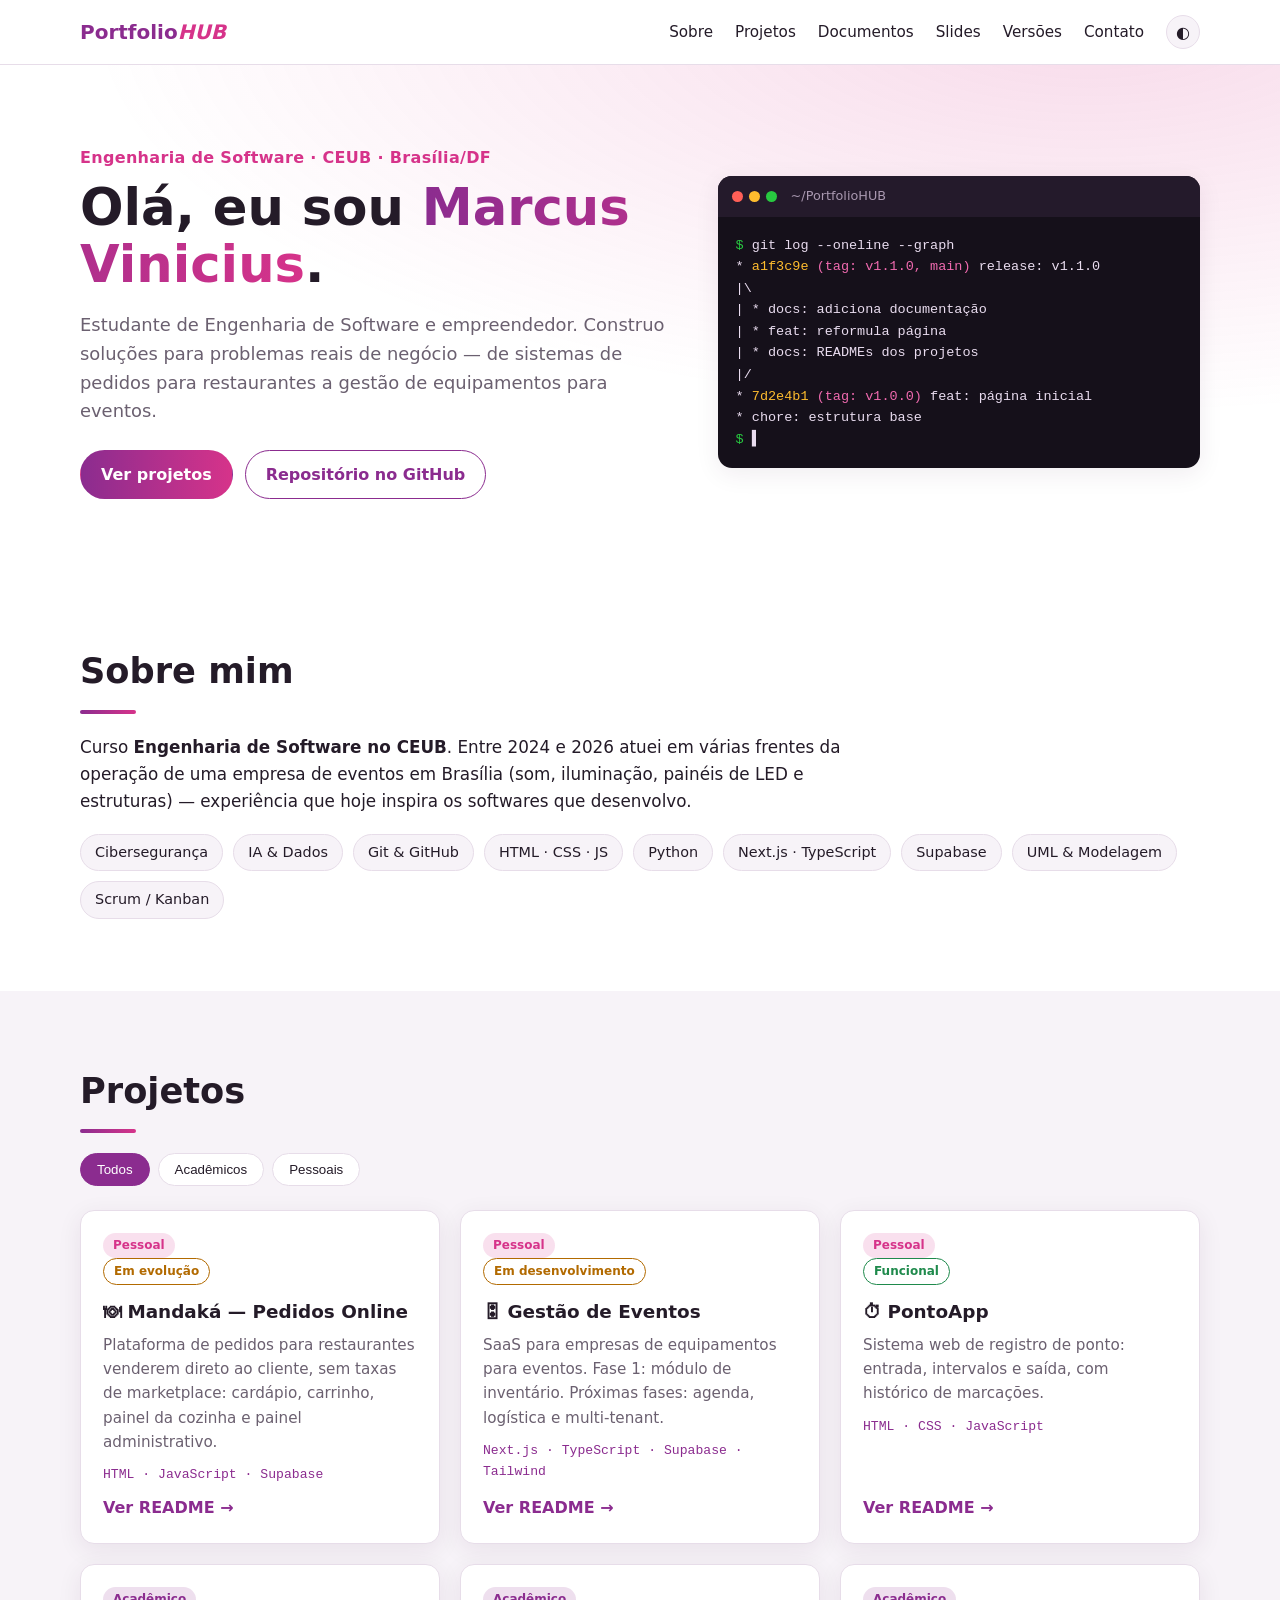
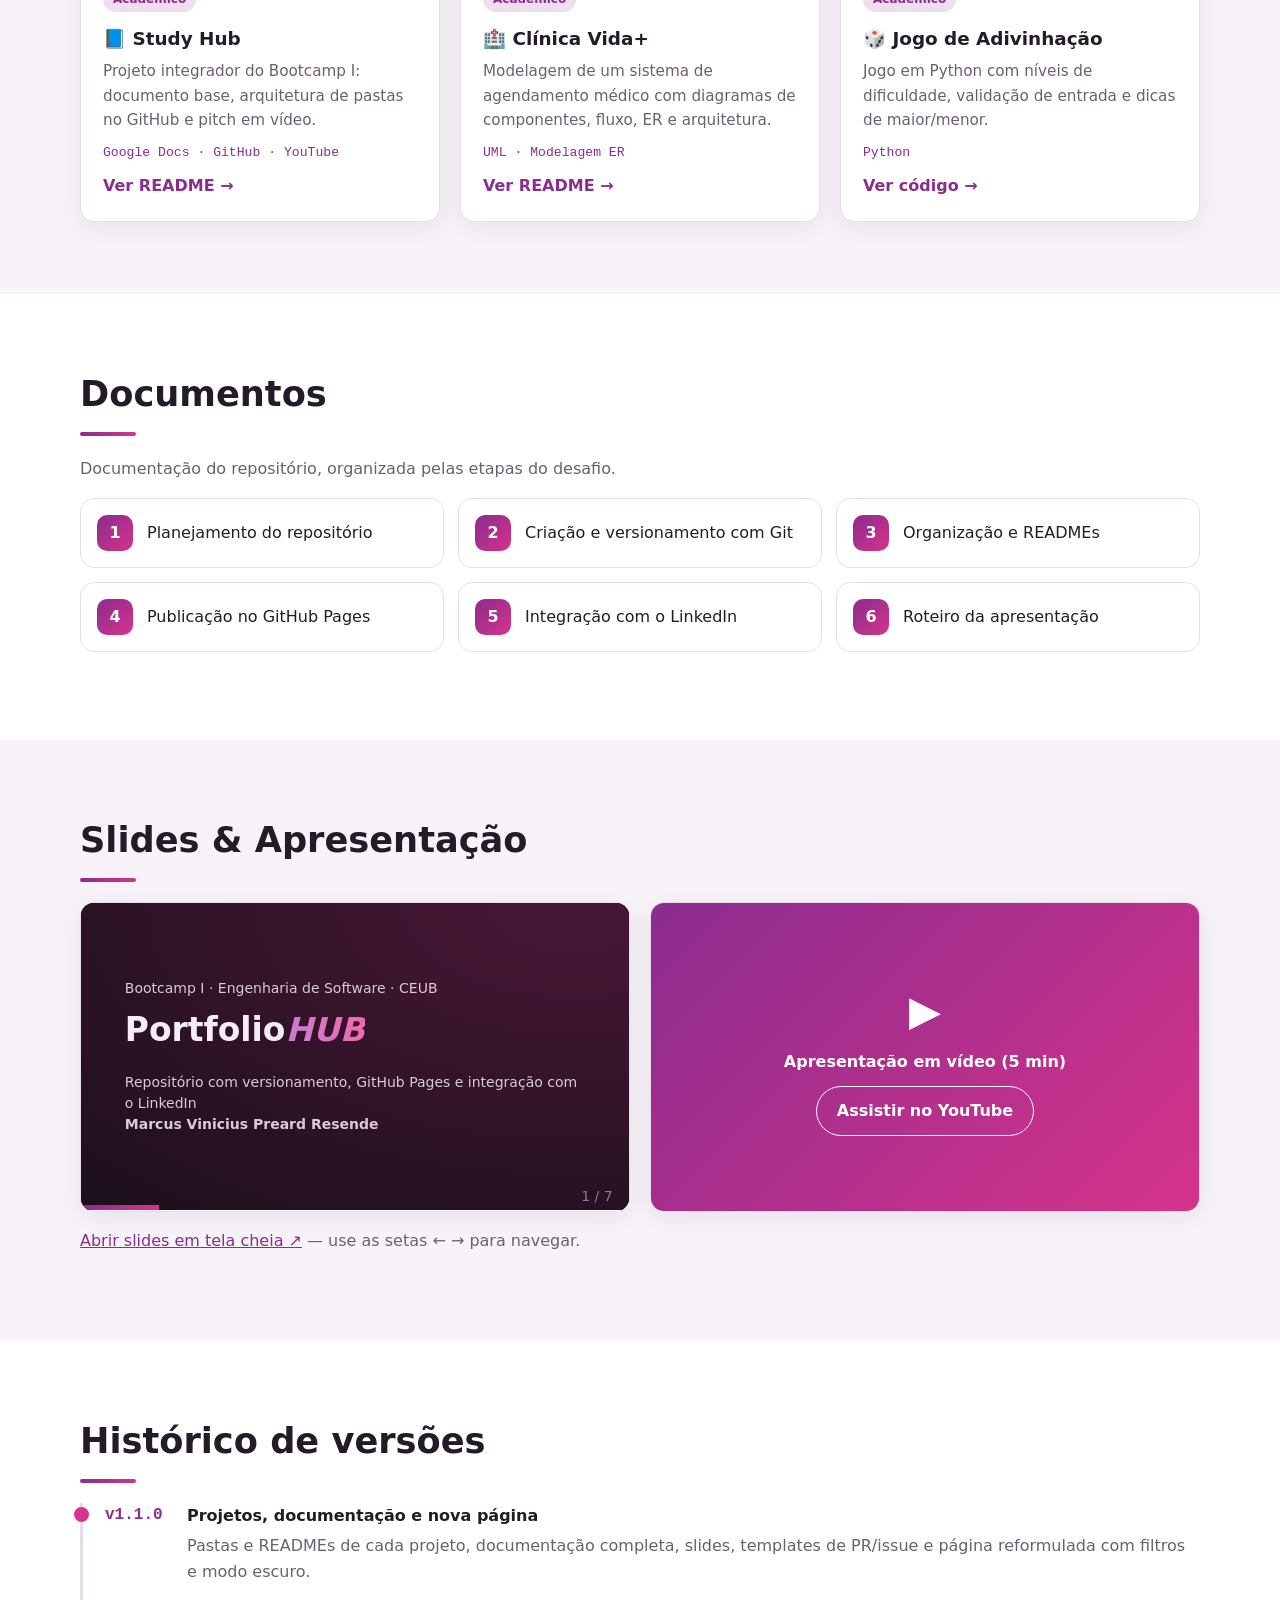
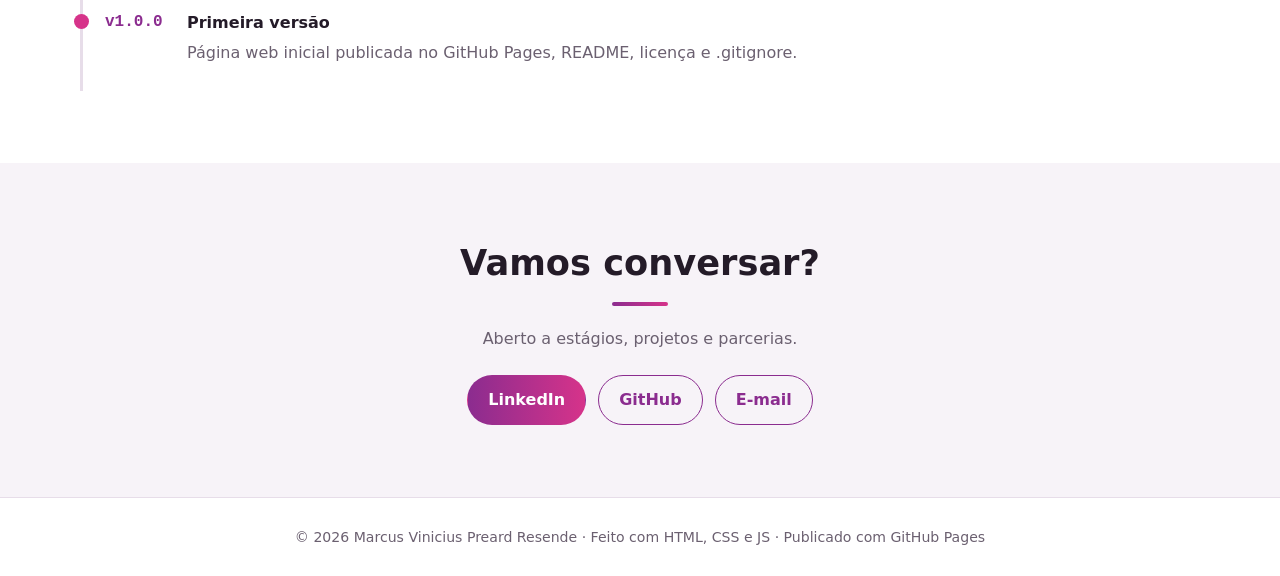
<file: index.html>
<!DOCTYPE html>
<html lang="pt-BR">
<head>
  <meta charset="UTF-8">
  <meta name="viewport" content="width=device-width, initial-scale=1.0">
  <title>PortfolioHUB | Marcus Vinicius</title>
  <meta name="description" content="Portfólio de Marcus Vinicius Preard Resende — estudante de Engenharia de Software (CEUB): projetos acadêmicos e pessoais.">
  <meta property="og:title" content="PortfolioHUB | Marcus Vinicius">
  <meta property="og:description" content="Projetos acadêmicos e pessoais versionados com Git e publicados no GitHub Pages.">
  <meta property="og:type" content="website">
  <link rel="icon" href="data:image/svg+xml,<svg xmlns='http://www.w3.org/2000/svg' viewBox='0 0 100 100'><rect width='100' height='100' rx='22' fill='%238b2c8f'/><text x='50' y='66' font-size='52' font-family='Arial' font-weight='700' fill='white' text-anchor='middle'>M</text></svg>">
  <link rel="stylesheet" href="assets/css/style.css">
</head>
<body>
  <a class="skip" href="#conteudo">Pular para o conteúdo</a>

  <header class="topbar">
    <nav class="nav container" aria-label="Navegação principal">
      <a href="#inicio" class="logo">Portfolio<em>HUB</em></a>
      <button class="menu-btn" aria-expanded="false" aria-controls="menu" aria-label="Abrir menu">☰</button>
      <ul id="menu" class="menu">
        <li><a href="#sobre">Sobre</a></li>
        <li><a href="#projetos">Projetos</a></li>
        <li><a href="#documentos">Documentos</a></li>
        <li><a href="#slides">Slides</a></li>
        <li><a href="#versoes">Versões</a></li>
        <li><a href="#contato">Contato</a></li>
        <li><button id="tema" class="tema" aria-label="Alternar tema claro/escuro">◐</button></li>
      </ul>
    </nav>
  </header>

  <main id="conteudo">
    <!-- HERO -->
    <section id="inicio" class="hero">
      <div class="container hero-grid">
        <div>
          <p class="eyebrow">Engenharia de Software · CEUB · Brasília/DF</p>
          <h1>Olá, eu sou <span class="grad">Marcus Vinicius</span>.</h1>
          <p class="lead">Estudante de Engenharia de Software e empreendedor. Construo soluções para problemas reais de negócio — de sistemas de pedidos para restaurantes a gestão de equipamentos para eventos.</p>
          <div class="cta">
            <a class="btn primary" href="#projetos">Ver projetos</a>
            <a class="btn" href="https://github.com/sckut/PortfolioHUB" target="_blank" rel="noopener">Repositório no GitHub</a>
          </div>
        </div>
        <div class="terminal" aria-label="Exemplo de histórico do Git">
          <div class="term-bar"><i></i><i></i><i></i><span>~/PortfolioHUB</span></div>
<pre><code><span class="c">$</span> git log --oneline --graph
* <b>a1f3c9e</b> <span class="t">(tag: v1.1.0, main)</span> release: v1.1.0
|\
| * docs: adiciona documentação
| * feat: reformula página
| * docs: READMEs dos projetos
|/
* <b>7d2e4b1</b> <span class="t">(tag: v1.0.0)</span> feat: página inicial
* chore: estrutura base
<span class="c">$</span> <span class="cursor">▍</span></code></pre>
        </div>
      </div>
    </section>

    <!-- SOBRE -->
    <section id="sobre" class="section">
      <div class="container">
        <h2>Sobre mim</h2>
        <div class="about">
          <p>Curso <strong>Engenharia de Software no CEUB</strong>. Entre 2024 e 2026 atuei em várias frentes da operação de uma empresa de eventos em Brasília (som, iluminação, painéis de LED e estruturas) — experiência que hoje inspira os softwares que desenvolvo.</p>
          <ul class="chips" aria-label="Interesses e habilidades">
            <li>Cibersegurança</li><li>IA &amp; Dados</li><li>Git &amp; GitHub</li><li>HTML · CSS · JS</li><li>Python</li><li>Next.js · TypeScript</li><li>Supabase</li><li>UML &amp; Modelagem</li><li>Scrum / Kanban</li>
          </ul>
        </div>
      </div>
    </section>

    <!-- PROJETOS -->
    <section id="projetos" class="section alt">
      <div class="container">
        <h2>Projetos</h2>
        <div class="filters" role="group" aria-label="Filtrar projetos">
          <button class="filter active" data-f="todos">Todos</button>
          <button class="filter" data-f="academico">Acadêmicos</button>
          <button class="filter" data-f="pessoal">Pessoais</button>
        </div>
        <div class="grid">
          <article class="card" data-cat="pessoal">
            <span class="tag pessoal">Pessoal</span><span class="status s-dev">Em evolução</span>
            <h3>🍽 Mandaká — Pedidos Online</h3>
            <p>Plataforma de pedidos para restaurantes venderem direto ao cliente, sem taxas de marketplace: cardápio, carrinho, painel da cozinha e painel administrativo.</p>
            <p class="stack">HTML · JavaScript · Supabase</p>
            <a href="https://github.com/sckut/PortfolioHUB/tree/main/projetos-pessoais/mandaka-pedidos" target="_blank" rel="noopener">Ver README →</a>
          </article>
          <article class="card" data-cat="pessoal">
            <span class="tag pessoal">Pessoal</span><span class="status s-dev">Em desenvolvimento</span>
            <h3>🎛 Gestão de Eventos</h3>
            <p>SaaS para empresas de equipamentos para eventos. Fase 1: módulo de inventário. Próximas fases: agenda, logística e multi-tenant.</p>
            <p class="stack">Next.js · TypeScript · Supabase · Tailwind</p>
            <a href="https://github.com/sckut/PortfolioHUB/tree/main/projetos-pessoais/gestao-eventos" target="_blank" rel="noopener">Ver README →</a>
          </article>
          <article class="card" data-cat="pessoal">
            <span class="tag pessoal">Pessoal</span><span class="status s-ok">Funcional</span>
            <h3>⏱ PontoApp</h3>
            <p>Sistema web de registro de ponto: entrada, intervalos e saída, com histórico de marcações.</p>
            <p class="stack">HTML · CSS · JavaScript</p>
            <a href="https://github.com/sckut/PortfolioHUB/tree/main/projetos-pessoais/pontoapp" target="_blank" rel="noopener">Ver README →</a>
          </article>
          <article class="card" data-cat="academico">
            <span class="tag academico">Acadêmico</span>
            <h3>📘 Study Hub</h3>
            <p>Projeto integrador do Bootcamp I: documento base, arquitetura de pastas no GitHub e pitch em vídeo.</p>
            <p class="stack">Google Docs · GitHub · YouTube</p>
            <a href="https://github.com/sckut/PortfolioHUB/tree/main/projetos-academicos/study-hub" target="_blank" rel="noopener">Ver README →</a>
          </article>
          <article class="card" data-cat="academico">
            <span class="tag academico">Acadêmico</span>
            <h3>🏥 Clínica Vida+</h3>
            <p>Modelagem de um sistema de agendamento médico com diagramas de componentes, fluxo, ER e arquitetura.</p>
            <p class="stack">UML · Modelagem ER</p>
            <a href="https://github.com/sckut/PortfolioHUB/tree/main/projetos-academicos/clinica-vida-plus" target="_blank" rel="noopener">Ver README →</a>
          </article>
          <article class="card" data-cat="academico">
            <span class="tag academico">Acadêmico</span>
            <h3>🎲 Jogo de Adivinhação</h3>
            <p>Jogo em Python com níveis de dificuldade, validação de entrada e dicas de maior/menor.</p>
            <p class="stack">Python</p>
            <a href="https://github.com/sckut/PortfolioHUB/tree/main/projetos-academicos/jogo-adivinhacao-python" target="_blank" rel="noopener">Ver código →</a>
          </article>
        </div>
      </div>
    </section>

    <!-- DOCUMENTOS -->
    <section id="documentos" class="section">
      <div class="container">
        <h2>Documentos</h2>
        <p class="sub">Documentação do repositório, organizada pelas etapas do desafio.</p>
        <ol class="docs">
          <li><a href="https://github.com/sckut/PortfolioHUB/blob/main/documentacao/planejamento-repositorio.md" target="_blank" rel="noopener"><b>1</b><span>Planejamento do repositório</span></a></li>
          <li><a href="https://github.com/sckut/PortfolioHUB/blob/main/documentacao/guia-versionamento-git.md" target="_blank" rel="noopener"><b>2</b><span>Criação e versionamento com Git</span></a></li>
          <li><a href="https://github.com/sckut/PortfolioHUB/blob/main/README.md" target="_blank" rel="noopener"><b>3</b><span>Organização e READMEs</span></a></li>
          <li><a href="https://github.com/sckut/PortfolioHUB/blob/main/documentacao/github-pages.md" target="_blank" rel="noopener"><b>4</b><span>Publicação no GitHub Pages</span></a></li>
          <li><a href="https://github.com/sckut/PortfolioHUB/blob/main/documentacao/integracao-linkedin.md" target="_blank" rel="noopener"><b>5</b><span>Integração com o LinkedIn</span></a></li>
          <li><a href="https://github.com/sckut/PortfolioHUB/blob/main/documentacao/roteiro-apresentacao.md" target="_blank" rel="noopener"><b>6</b><span>Roteiro da apresentação</span></a></li>
        </ol>
      </div>
    </section>

    <!-- SLIDES + VIDEO -->
    <section id="slides" class="section alt">
      <div class="container">
        <h2>Slides &amp; Apresentação</h2>
        <div class="media">
          <div class="frame">
            <iframe src="apresentacoes/slides.html" title="Slides da apresentação do PortfolioHUB"></iframe>
          </div>
          <div class="frame video" id="video" data-youtube="ID-DO-VIDEO">
            <div class="video-ph">
              <span>▶</span>
              <p>Apresentação em vídeo (5 min)</p>
              <a class="btn" href="https://youtu.be/ID-DO-VIDEO" target="_blank" rel="noopener">Assistir no YouTube</a>
            </div>
          </div>
        </div>
        <p class="sub"><a href="apresentacoes/slides.html" target="_blank" rel="noopener">Abrir slides em tela cheia ↗</a> — use as setas ← → para navegar.</p>
      </div>
    </section>

    <!-- VERSOES -->
    <section id="versoes" class="section">
      <div class="container">
        <h2>Histórico de versões</h2>
        <ul class="timeline">
          <li><span class="ver">v1.1.0</span><div><strong>Projetos, documentação e nova página</strong><p>Pastas e READMEs de cada projeto, documentação completa, slides, templates de PR/issue e página reformulada com filtros e modo escuro.</p></div></li>
          <li><span class="ver">v1.0.0</span><div><strong>Primeira versão</strong><p>Página web inicial publicada no GitHub Pages, README, licença e .gitignore.</p></div></li>
        </ul>
      </div>
    </section>

    <!-- CONTATO -->
    <section id="contato" class="section alt">
      <div class="container contato">
        <h2>Vamos conversar?</h2>
        <p class="sub">Aberto a estágios, projetos e parcerias.</p>
        <div class="cta center">
          <a class="btn primary" href="https://www.linkedin.com/in/marcus-vinicius-preard-resende-594656436/" target="_blank" rel="noopener">LinkedIn</a>
          <a class="btn" href="https://github.com/sckut" target="_blank" rel="noopener">GitHub</a>
          <a class="btn" href="mailto:mvp.resende@gmail.com">E-mail</a>
        </div>
      </div>
    </section>
  </main>

  <footer class="footer">
    <div class="container">© <span id="ano">2026</span> Marcus Vinicius Preard Resende · Feito com HTML, CSS e JS · Publicado com GitHub Pages</div>
  </footer>

  <script src="assets/js/main.js"></script>
</body>
</html>
</file>
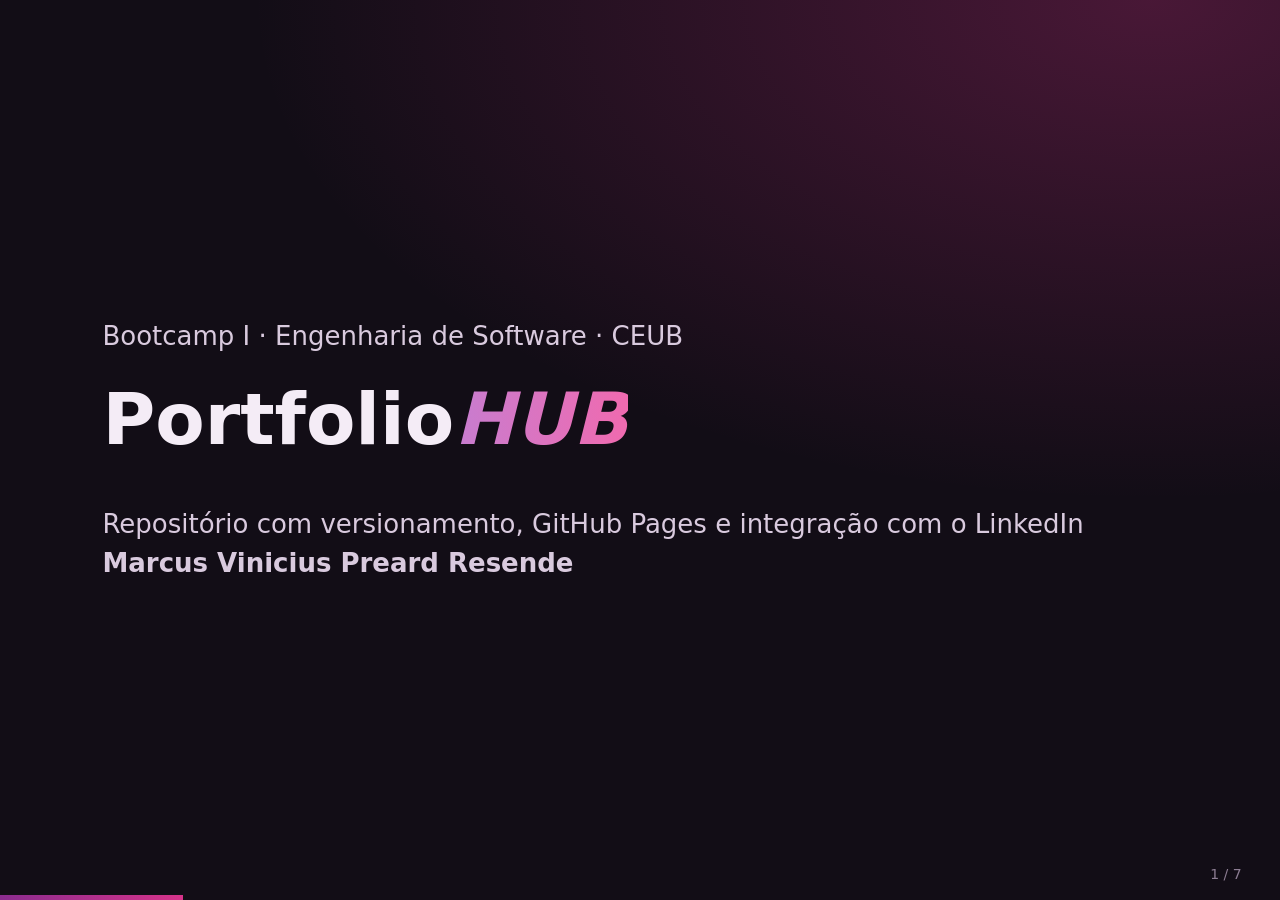
<file: apresentacoes/slides.html>
<!DOCTYPE html>
<html lang="pt-BR">
<head>
<meta charset="UTF-8"><meta name="viewport" content="width=device-width, initial-scale=1.0">
<title>Slides | PortfolioHUB</title>
<style>
  *{box-sizing:border-box}html,body{margin:0;height:100%;font-family:system-ui,-apple-system,"Segoe UI",Roboto,sans-serif;background:#120d16;color:#f4ecf6;overflow:hidden}
  .slide{position:absolute;inset:0;display:none;flex-direction:column;justify-content:center;padding:6vh 8vw;background:radial-gradient(900px 500px at 90% 0%,rgba(214,51,138,.28),transparent),#120d16}
  .slide.on{display:flex}
  h1{font-size:clamp(28px,6vw,72px);margin:0 0 .3em;line-height:1.05}
  h2{font-size:clamp(22px,4vw,48px);margin:0 0 .6em;color:#f06aaf}
  p,li{font-size:clamp(14px,2.1vw,26px);line-height:1.5;color:#d9cade}
  ul{margin:0;padding-left:1.2em}li{margin:.25em 0}
  .grad{background:linear-gradient(90deg,#c77dd0,#f06aaf);-webkit-background-clip:text;background-clip:text;color:transparent}
  code,pre{font-family:ui-monospace,Consolas,monospace}
  pre{background:#0b080e;border:1px solid #33263b;border-radius:12px;padding:1em 1.2em;font-size:clamp(11px,1.6vw,20px);color:#e9dcef;margin:0;overflow:auto}
  .k{color:#febc2e}.t{color:#f06aaf}
  .n{position:fixed;bottom:2vh;right:3vw;font-size:14px;color:#8d7d93}
  .bar{position:fixed;left:0;bottom:0;height:5px;background:linear-gradient(90deg,#8b2c8f,#d6338a);transition:width .3s}
  .cols{display:grid;grid-template-columns:1fr 1fr;gap:4vw}
</style>
</head>
<body>
<section class="slide on">
  <p>Bootcamp I · Engenharia de Software · CEUB</p>
  <h1>Portfolio<span class="grad"><em>HUB</em></span></h1>
  <p>Repositório com versionamento, GitHub Pages e integração com o LinkedIn<br><strong>Marcus Vinicius Preard Resende</strong></p>
</section>
<section class="slide">
  <h2>1. Planejamento</h2>
  <div class="cols">
    <ul><li>Projetos acadêmicos</li><li>Projetos pessoais</li><li>Documentação</li><li>Apresentações</li><li>Site (GitHub Pages)</li></ul>
<pre>PortfolioHUB/
├── index.html
├── assets/
├── projetos-academicos/
├── projetos-pessoais/
├── documentacao/
├── apresentacoes/
└── .github/</pre>
  </div>
</section>
<section class="slide">
  <h2>2. Versionamento com Git</h2>
<pre>* <span class="k">(tag: v1.1.0, main)</span> release: v1.1.0
|\
| * docs: adiciona documentação e slides
| * feat: reformula página do portfólio
| * docs: adiciona READMEs dos projetos
|/
* <span class="k">(tag: v1.0.0)</span> feat: cria página inicial
* chore: estrutura base do repositório</pre>
  <p>SemVer · Conventional Commits · main ← develop ← feature/*</p>
</section>
<section class="slide">
  <h2>3. Projetos em destaque</h2>
  <ul>
    <li><strong>Mandaká</strong> — pedidos online para restaurantes, sem taxas de marketplace</li>
    <li><strong>Gestão de Eventos</strong> — SaaS de inventário (Next.js + Supabase)</li>
    <li><strong>Clínica Vida+</strong> — modelagem de sistema de agendamento</li>
    <li><strong>Study Hub</strong>, <strong>PontoApp</strong>, <strong>Jogo em Python</strong></li>
  </ul>
  <p>Cada projeto tem README: objetivo · funcionalidades · stack · como executar</p>
</section>
<section class="slide">
  <h2>4. GitHub Pages</h2>
  <ul><li>HTML, CSS e JS puros — leve, sem dependências</li><li>Filtro de projetos, modo escuro, layout responsivo</li><li>Seções de documentos, slides e vídeo</li><li>Publicado a partir da branch <code>main</code></li></ul>
</section>
<section class="slide">
  <h2>5. LinkedIn</h2>
  <ul><li>Repositório público + link de compartilhamento</li><li>Projeto na seção <strong>Projetos</strong> do perfil</li><li>Site na seção <strong>Em destaque</strong> e no contato</li></ul>
</section>
<section class="slide">
  <h1 class="grad">Obrigado!</h1>
  <p>🌐 sckut.github.io/PortfolioHUB<br>💻 github.com/sckut/PortfolioHUB</p>
</section>
<div class="n" id="n"></div><div class="bar" id="bar"></div>
<script>
  const s=[...document.querySelectorAll('.slide')];let i=0;
  const show=()=>{s.forEach((x,j)=>x.classList.toggle('on',j===i));n.textContent=(i+1)+' / '+s.length;bar.style.width=((i+1)/s.length*100)+'%'};
  const go=d=>{i=Math.max(0,Math.min(s.length-1,i+d));show()};
  addEventListener('keydown',e=>{if(['ArrowRight','PageDown',' '].includes(e.key))go(1);if(['ArrowLeft','PageUp'].includes(e.key))go(-1)});
  addEventListener('click',e=>go(e.clientX>innerWidth/3?1:-1));show();
</script>
</body>
</html>
</file>
<file: assets/css/style.css>
/* PortfolioHUB — estilos */
:root {
  --bg: #ffffff;
  --bg-alt: #f7f3f8;
  --text: #241b28;
  --muted: #6b6070;
  --card: #ffffff;
  --border: #e7dde9;
  --primary: #8b2c8f;
  --accent: #d6338a;
  --ok: #1f8a4c;
  --dev: #b26a00;
  --term: #15101a;
  --shadow: 0 6px 24px rgba(60, 20, 70, .08);
  --radius: 14px;
}
@media (prefers-color-scheme: dark) {
  :root:not([data-theme="light"]) {
    --bg: #120d16; --bg-alt: #1a1320; --text: #f1e9f3; --muted: #b3a6b8;
    --card: #1f1726; --border: #33263b; --primary: #c77dd0; --accent: #f06aaf;
    --ok: #4cc37f; --dev: #f0a640; --term: #0b080e; --shadow: 0 6px 24px rgba(0,0,0,.35);
  }
}
:root[data-theme="dark"] {
  --bg: #120d16; --bg-alt: #1a1320; --text: #f1e9f3; --muted: #b3a6b8;
  --card: #1f1726; --border: #33263b; --primary: #c77dd0; --accent: #f06aaf;
  --ok: #4cc37f; --dev: #f0a640; --term: #0b080e; --shadow: 0 6px 24px rgba(0,0,0,.35);
}

* { box-sizing: border-box; }
html { scroll-behavior: smooth; }
body {
  margin: 0; background: var(--bg); color: var(--text);
  font: 16px/1.6 system-ui, -apple-system, "Segoe UI", Roboto, sans-serif;
}
a { color: var(--primary); }
img, iframe { max-width: 100%; }
.container { width: min(1120px, 100% - 32px); margin-inline: auto; }
.skip { position: absolute; left: -999px; }
.skip:focus { left: 16px; top: 16px; background: var(--primary); color: #fff; padding: 8px 12px; z-index: 99; }

/* Topbar */
.topbar { position: sticky; top: 0; z-index: 10; background: color-mix(in srgb, var(--bg) 88%, transparent); backdrop-filter: blur(10px); border-bottom: 1px solid var(--border); }
.nav { display: flex; align-items: center; justify-content: space-between; height: 64px; }
.logo { font-weight: 800; font-size: 1.25rem; text-decoration: none; color: var(--primary); }
.logo em { font-style: italic; color: var(--accent); }
.menu { display: flex; gap: 22px; list-style: none; margin: 0; padding: 0; align-items: center; }
.menu a { color: var(--text); text-decoration: none; font-weight: 500; font-size: .95rem; }
.menu a:hover { color: var(--accent); }
.menu-btn { display: none; background: none; border: 0; font-size: 1.5rem; color: var(--text); cursor: pointer; }
.tema { background: var(--bg-alt); border: 1px solid var(--border); color: var(--text); border-radius: 50%; width: 34px; height: 34px; cursor: pointer; font-size: 1rem; }

/* Hero */
.hero { padding: 80px 0 72px; background: radial-gradient(1000px 400px at 85% -10%, color-mix(in srgb, var(--accent) 18%, transparent), transparent), var(--bg); }
.hero-grid { display: grid; grid-template-columns: 1.1fr .9fr; gap: 48px; align-items: center; }
.eyebrow { color: var(--accent); font-weight: 600; letter-spacing: .02em; margin: 0 0 8px; }
h1 { font-size: clamp(2rem, 5vw, 3.2rem); line-height: 1.12; margin: 0 0 16px; }
.grad { background: linear-gradient(90deg, var(--primary), var(--accent)); -webkit-background-clip: text; background-clip: text; color: transparent; }
.lead { font-size: 1.12rem; color: var(--muted); max-width: 56ch; }
.cta { display: flex; gap: 12px; flex-wrap: wrap; margin-top: 24px; }
.cta.center { justify-content: center; }
.btn { display: inline-block; padding: 11px 20px; border-radius: 999px; border: 1.5px solid var(--primary); color: var(--primary); text-decoration: none; font-weight: 600; transition: .2s; }
.btn:hover { transform: translateY(-2px); }
.btn.primary { background: linear-gradient(90deg, var(--primary), var(--accent)); color: #fff; border-color: transparent; }

.terminal { background: var(--term); border-radius: var(--radius); box-shadow: var(--shadow); overflow: hidden; color: #e9dcef; }
.term-bar { display: flex; align-items: center; gap: 6px; padding: 10px 14px; background: #241a2b; font-size: .8rem; color: #a998b0; }
.term-bar i { width: 11px; height: 11px; border-radius: 50%; background: #ff5f57; }
.term-bar i:nth-child(2) { background: #febc2e; } .term-bar i:nth-child(3) { background: #28c840; }
.term-bar span { margin-left: 8px; }
.terminal pre { margin: 0; padding: 18px; font: 13.5px/1.6 ui-monospace, Consolas, monospace; overflow-x: auto; }
.terminal b { color: #febc2e; font-weight: 500; } .terminal .t { color: #f06aaf; } .terminal .c { color: #28c840; }
.cursor { animation: blink 1s steps(1) infinite; }
@keyframes blink { 50% { opacity: 0; } }

/* Sections */
.section { padding: 72px 0; }
.section.alt { background: var(--bg-alt); }
h2 { font-size: clamp(1.6rem, 3.4vw, 2.2rem); margin: 0 0 20px; }
h2::after { content: ""; display: block; width: 56px; height: 4px; border-radius: 4px; margin-top: 10px; background: linear-gradient(90deg, var(--primary), var(--accent)); }
.contato h2::after { margin-inline: auto; }
.sub { color: var(--muted); }
.about p { max-width: 75ch; font-size: 1.05rem; }
.chips { display: flex; flex-wrap: wrap; gap: 10px; list-style: none; padding: 0; margin: 20px 0 0; }
.chips li { padding: 6px 14px; border-radius: 999px; background: var(--bg-alt); border: 1px solid var(--border); font-size: .9rem; }

/* Projects */
.filters { display: flex; gap: 8px; margin-bottom: 24px; flex-wrap: wrap; }
.filter { padding: 8px 16px; border-radius: 999px; border: 1px solid var(--border); background: var(--card); color: var(--text); cursor: pointer; font-weight: 500; }
.filter.active { background: var(--primary); color: #fff; border-color: var(--primary); }
.grid { display: grid; grid-template-columns: repeat(auto-fill, minmax(290px, 1fr)); gap: 20px; }
.card { background: var(--card); border: 1px solid var(--border); border-radius: var(--radius); padding: 22px; box-shadow: var(--shadow); display: flex; flex-direction: column; transition: transform .2s, border-color .2s; }
.card:hover { transform: translateY(-4px); border-color: var(--accent); }
.card.hide { display: none; }
.card h3 { margin: 12px 0 6px; font-size: 1.15rem; }
.card p { margin: 0 0 10px; color: var(--muted); font-size: .95rem; }
.card .stack { font-family: ui-monospace, Consolas, monospace; font-size: .82rem; color: var(--primary); }
.card a { margin-top: auto; font-weight: 600; text-decoration: none; }
.tag, .status { display: inline-block; font-size: .75rem; font-weight: 700; padding: 3px 10px; border-radius: 999px; margin-right: 6px; width: fit-content; }
.tag.pessoal { background: color-mix(in srgb, var(--accent) 15%, transparent); color: var(--accent); }
.tag.academico { background: color-mix(in srgb, var(--primary) 15%, transparent); color: var(--primary); }
.status.s-ok { color: var(--ok); border: 1px solid currentColor; }
.status.s-dev { color: var(--dev); border: 1px solid currentColor; }

/* Docs */
.docs { list-style: none; padding: 0; display: grid; grid-template-columns: repeat(auto-fill, minmax(320px, 1fr)); gap: 14px; }
.docs a { display: flex; align-items: center; gap: 14px; padding: 16px; background: var(--card); border: 1px solid var(--border); border-radius: var(--radius); text-decoration: none; color: var(--text); font-weight: 500; transition: .2s; }
.docs a:hover { border-color: var(--accent); }
.docs b { display: grid; place-items: center; width: 36px; height: 36px; flex: none; border-radius: 10px; background: linear-gradient(135deg, var(--primary), var(--accent)); color: #fff; }

/* Media */
.media { display: grid; grid-template-columns: 1fr 1fr; gap: 20px; }
.frame { aspect-ratio: 16 / 9; border-radius: var(--radius); overflow: hidden; border: 1px solid var(--border); background: var(--card); box-shadow: var(--shadow); }
.frame iframe { width: 100%; height: 100%; border: 0; }
.video-ph { height: 100%; display: grid; place-content: center; justify-items: center; text-align: center; gap: 4px; background: linear-gradient(135deg, var(--primary), var(--accent)); color: #fff; }
.video-ph span { font-size: 2.6rem; } .video-ph p { margin: 0 0 8px; font-weight: 600; }
.video-ph .btn { color: #fff; border-color: #fff; }

/* Timeline */
.timeline { list-style: none; padding: 0; margin: 0; border-left: 3px solid var(--border); }
.timeline li { display: flex; gap: 18px; padding: 0 0 26px 22px; position: relative; }
.timeline li::before { content: ""; position: absolute; left: -9px; top: 4px; width: 15px; height: 15px; border-radius: 50%; background: var(--accent); }
.ver { font-family: ui-monospace, Consolas, monospace; font-weight: 700; color: var(--primary); min-width: 64px; }
.timeline p { margin: 4px 0 0; color: var(--muted); }

.contato { text-align: center; }
.footer { padding: 28px 0; text-align: center; color: var(--muted); font-size: .88rem; border-top: 1px solid var(--border); }

/* Responsivo */
@media (max-width: 860px) {
  .hero-grid, .media { grid-template-columns: 1fr; }
  .menu-btn { display: block; }
  .menu { display: none; position: absolute; top: 64px; left: 0; right: 0; flex-direction: column; gap: 0; background: var(--bg); border-bottom: 1px solid var(--border); padding: 8px 16px 16px; }
  .menu.open { display: flex; }
  .menu li { width: 100%; padding: 10px 0; border-bottom: 1px solid var(--border); }
  .docs { grid-template-columns: 1fr; }
}
@media (prefers-reduced-motion: reduce) { * { transition: none !important; animation: none !important; } html { scroll-behavior: auto; } }
</file>
